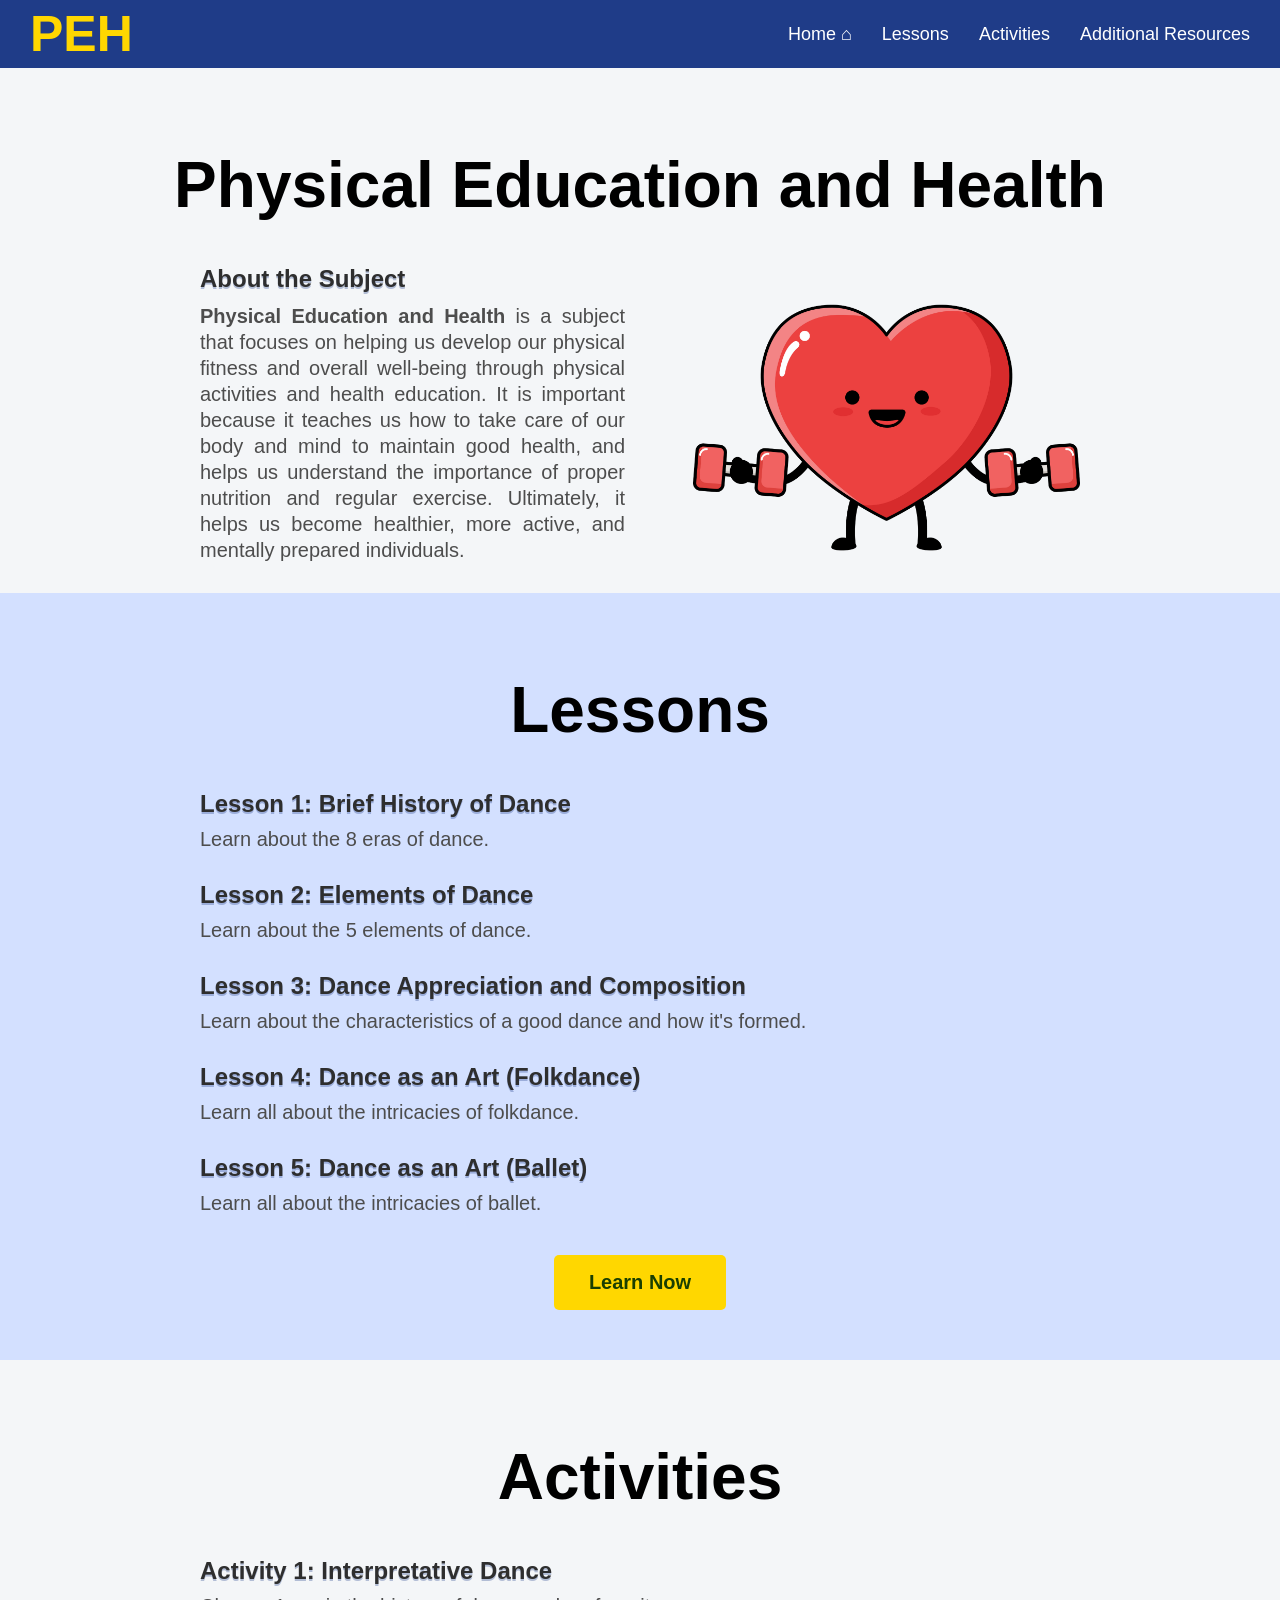
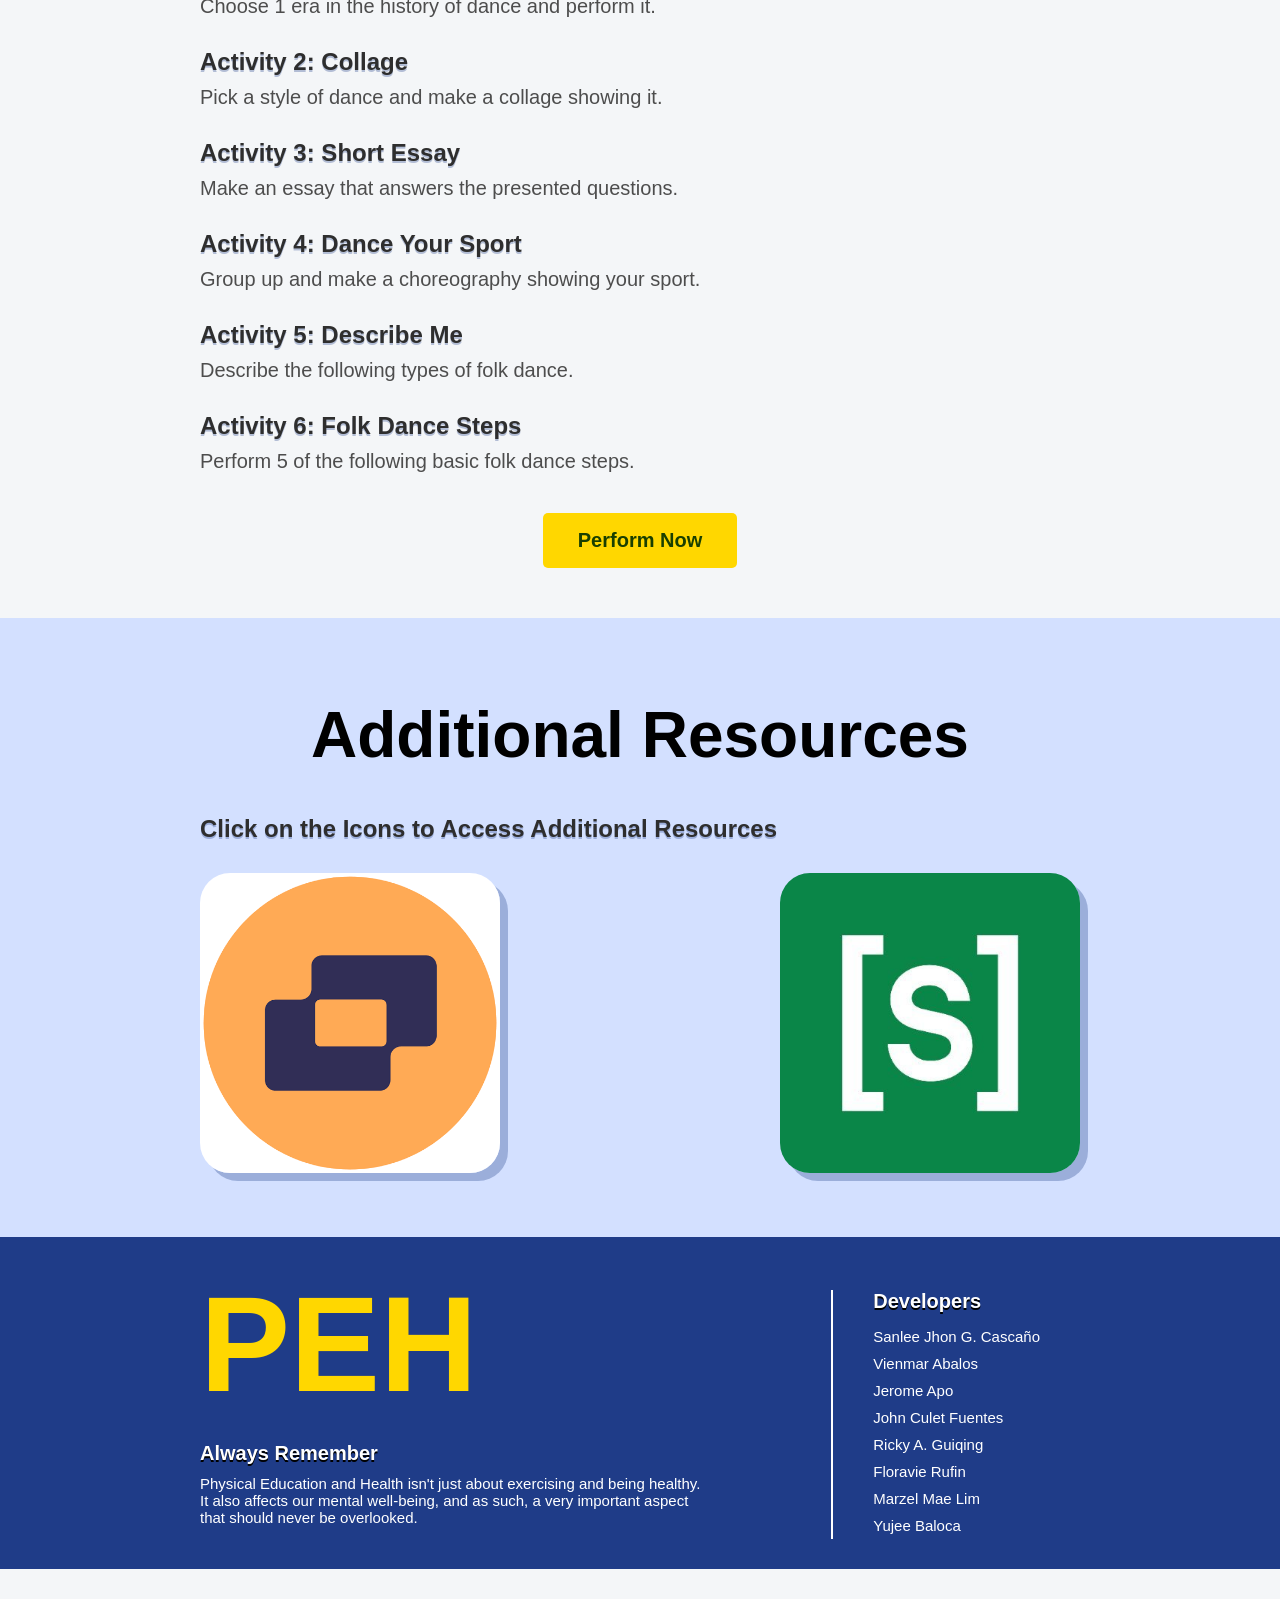
<file: index.html>
<!DOCTYPE html>
<html lang="en">
<head>
    <meta charset="UTF-8">
    <meta name="viewport" content="width=device-width, initial-scale=1.0">
    <title>Physical Education and Health</title>    
    <link rel="stylesheet" href="css.css">
</head>

<body>
    <header>
        <nav>
            <div class="logo">PEH</div>

            <div id="menu">
                <a href="#home" class="menu-click" id="menu-home">Home &#8962;</a>
                <a href="#lessons" class="menu-click" id="menu-home">Lessons</a>
                <a href="#activities" class="menu-click" id="menu-home">Activities</a>
                <a href="#resources" class="menu-click" id="menu-home">Additional Resources</a>
            </div>
            
        </nav>
    </header>

    <div id="home" class="white">
        <h1 id="PEH"><span>Physical Education and Health</span></h1>
        <h2>About the Subject</h2>
      
        <div class="txtimg">
            <div id="PEHP">
                <p>
                    <strong>Physical Education and Health</strong> is a subject that focuses on helping us develop our physical fitness and overall well-being through physical activities and health education. It is important because it teaches us how to take care of our body and mind to maintain good health, and helps us understand the importance of proper nutrition and regular exercise. Ultimately, it helps us become healthier, more active, and mentally prepared individuals.
                </p>
            </div>
            

            <div id="interaction">
                <h3>Be healthy!<br>Exercise!</h3>
                <img src="IMAGES/HEART HEALTH.png" id="heart"
            </div>
        </div>
    </div>

    <div id="lessons" class="lblue">
        <h1 id="lessonhead" class="subjecthead">Lessons</h1>

        <h2>Lesson 1: Brief History of Dance</h2>
        <p>Learn about the 8 eras of dance.</p>
        
        <h2 class="subh2">Lesson 2: Elements of Dance</h2>
        <p>Learn about the 5 elements of dance.</p>
        
        <h2 class="subh2">Lesson 3: Dance Appreciation and Composition</h2>
        <p>Learn about the characteristics of a good dance and how it's formed.</p>
        
        <h2 class="subh2">Lesson 4: Dance as an Art (Folkdance)</h2>
        <p>Learn all about the intricacies of folkdance.</p>

        <h2 class="subh2">Lesson 5: Dance as an Art (Ballet) </h2>
        <p>Learn all about the intricacies of ballet.</p>
        
        <a href="lesson.html" class="buttons">Learn Now</a>
    </div>
    
    <div id="activities" class="white">
        <h1 id="activityhead" class="subjecthead">Activities</h1>

        <h2>Activity 1: Interpretative Dance</h2>
        <p>Choose 1 era in the history of dance and perform it.</p>

        <h2>Activity 2: Collage</h2>
        <p>Pick a style of dance and make a collage showing it.</p>

        <h2>Activity 3: Short Essay</h2>
        <p>Make an essay that answers the presented questions.</p>

        <h2>Activity 4: Dance Your Sport</h2>
        <p>Group up and make a choreography showing your sport.</p>

        <h2>Activity 5: Describe Me</h2>
        <p>Describe the following types of folk dance. </p>

        <h2>Activity 6: Folk Dance Steps</h2>
        <p>Perform 5 of the following basic folk dance steps.</p>

        <a href="activity.html" class="buttons">Perform Now</a>
    </div>

    <div id="resources" class="lblue">
        <h1 id="resourcehead" class="subjecthead">Additional Resources</h1>
        <h2>Click on the Icons to Access Additional Resources</h2>

        <div id="linkimg">
            <a href="https://www.slideshare.net/slideshow/physical-education-and-health-12-module-1-q1-pptx/273939111" target="_blank">
                <img src="IMAGES/Slideshare.png" alt="Extra Resources in Slideshare">
            </a>
            <a href="https://www.scribd.com/document/493417328/PE-12-Quarter-1-Module-1" target="_blank">
                <img src="IMAGES/Scribd.jpg" alt="Extra Resources in Scribd">
            </a>
        </div>
        
    </div>

    <footer>
        <div id="footer1">
            <div id="logo">PEH</div>
            <h2> Always Remember</h2>
            <p>
                Physical Education and Health isn't just about exercising and being healthy.<br>
                It also affects our mental well-being, and as such, a very important aspect<br>
                that should never be overlooked.
            </p>
        </div>

        <div id="developers">
            <h2>Developers</h2>
            <ul>
                <li class="dev">Sanlee Jhon G. Cascaño</li>
                <li class="dev">Vienmar Abalos</li>
                <li class="dev">Jerome Apo</li>
                <li class="dev">John Culet Fuentes</li>
                <li class="dev">Ricky A. Guiqing</li>
                <li class="dev">Floravie Rufin</li>
                <li class="dev">Marzel Mae Lim</li>
                <li class="dev">Yujee Baloca</li>
            </ul>
        </div>     
    </footer>
</body>
</file>
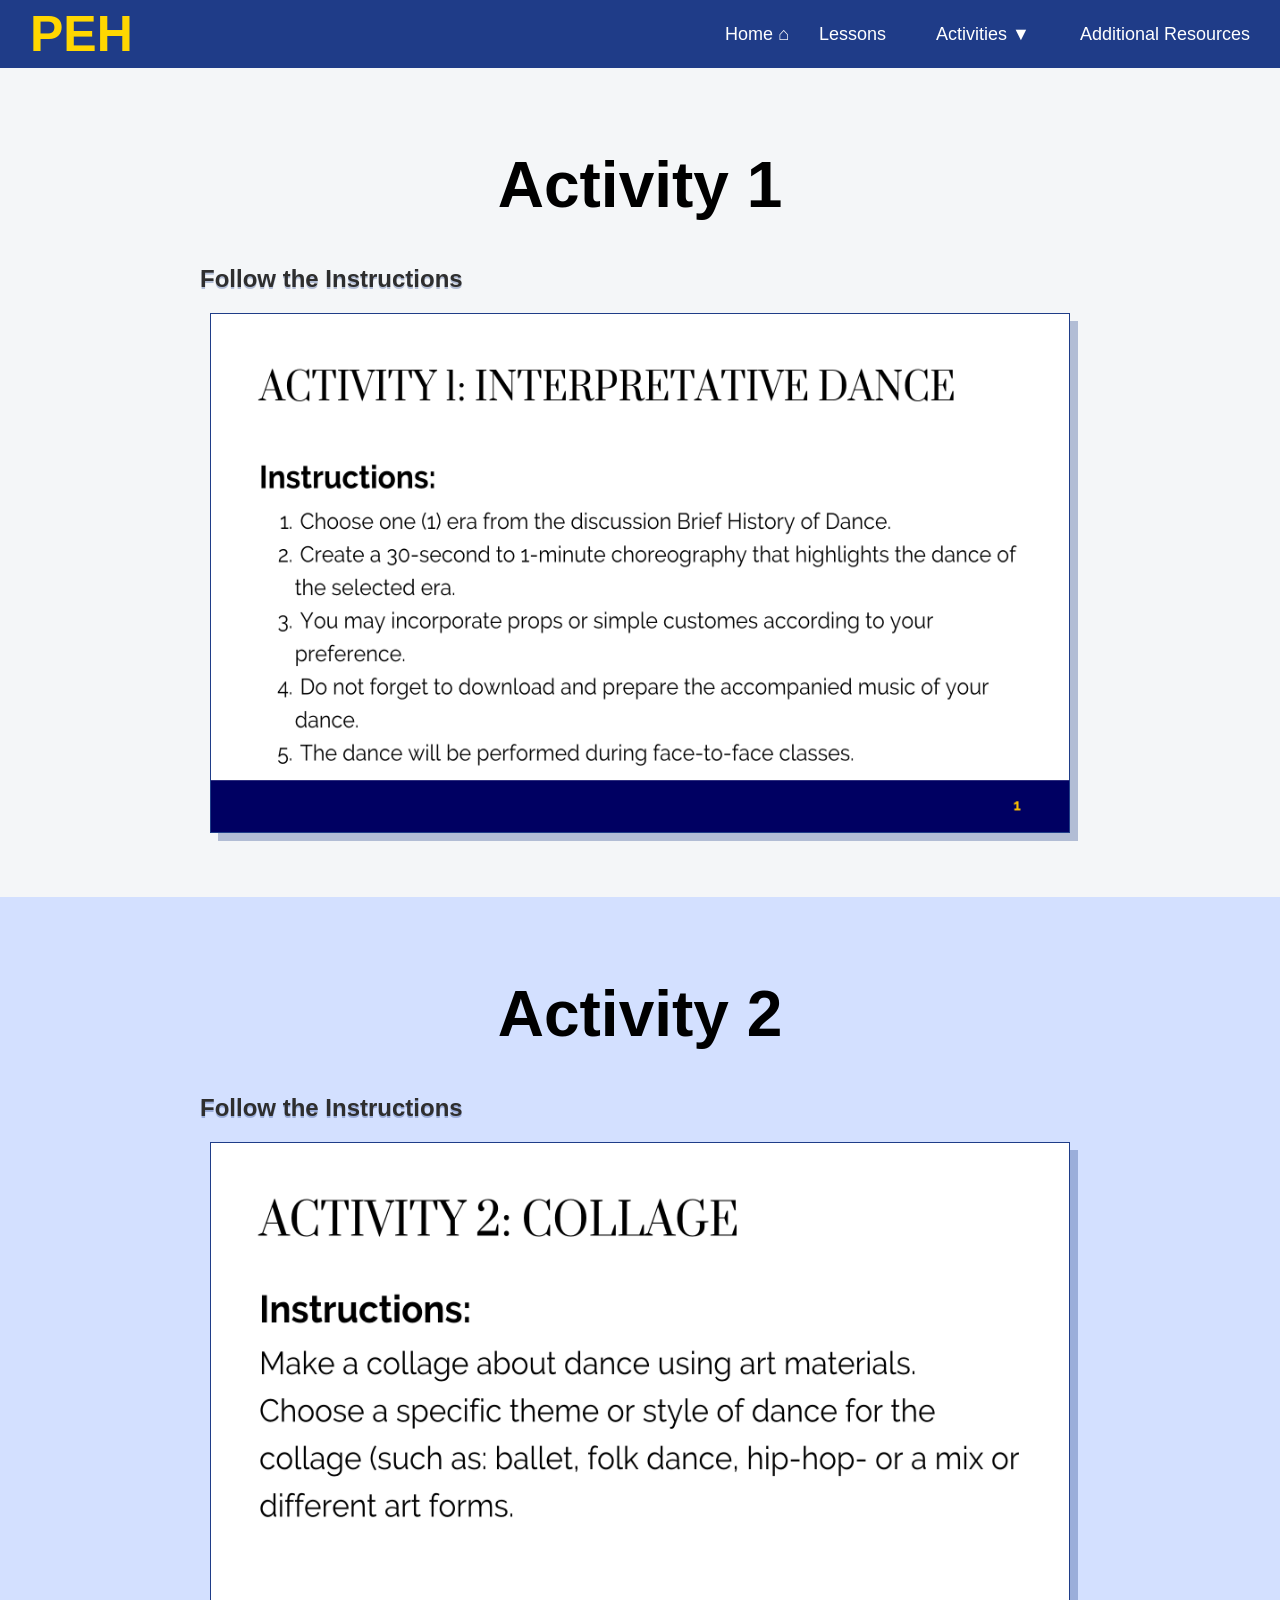
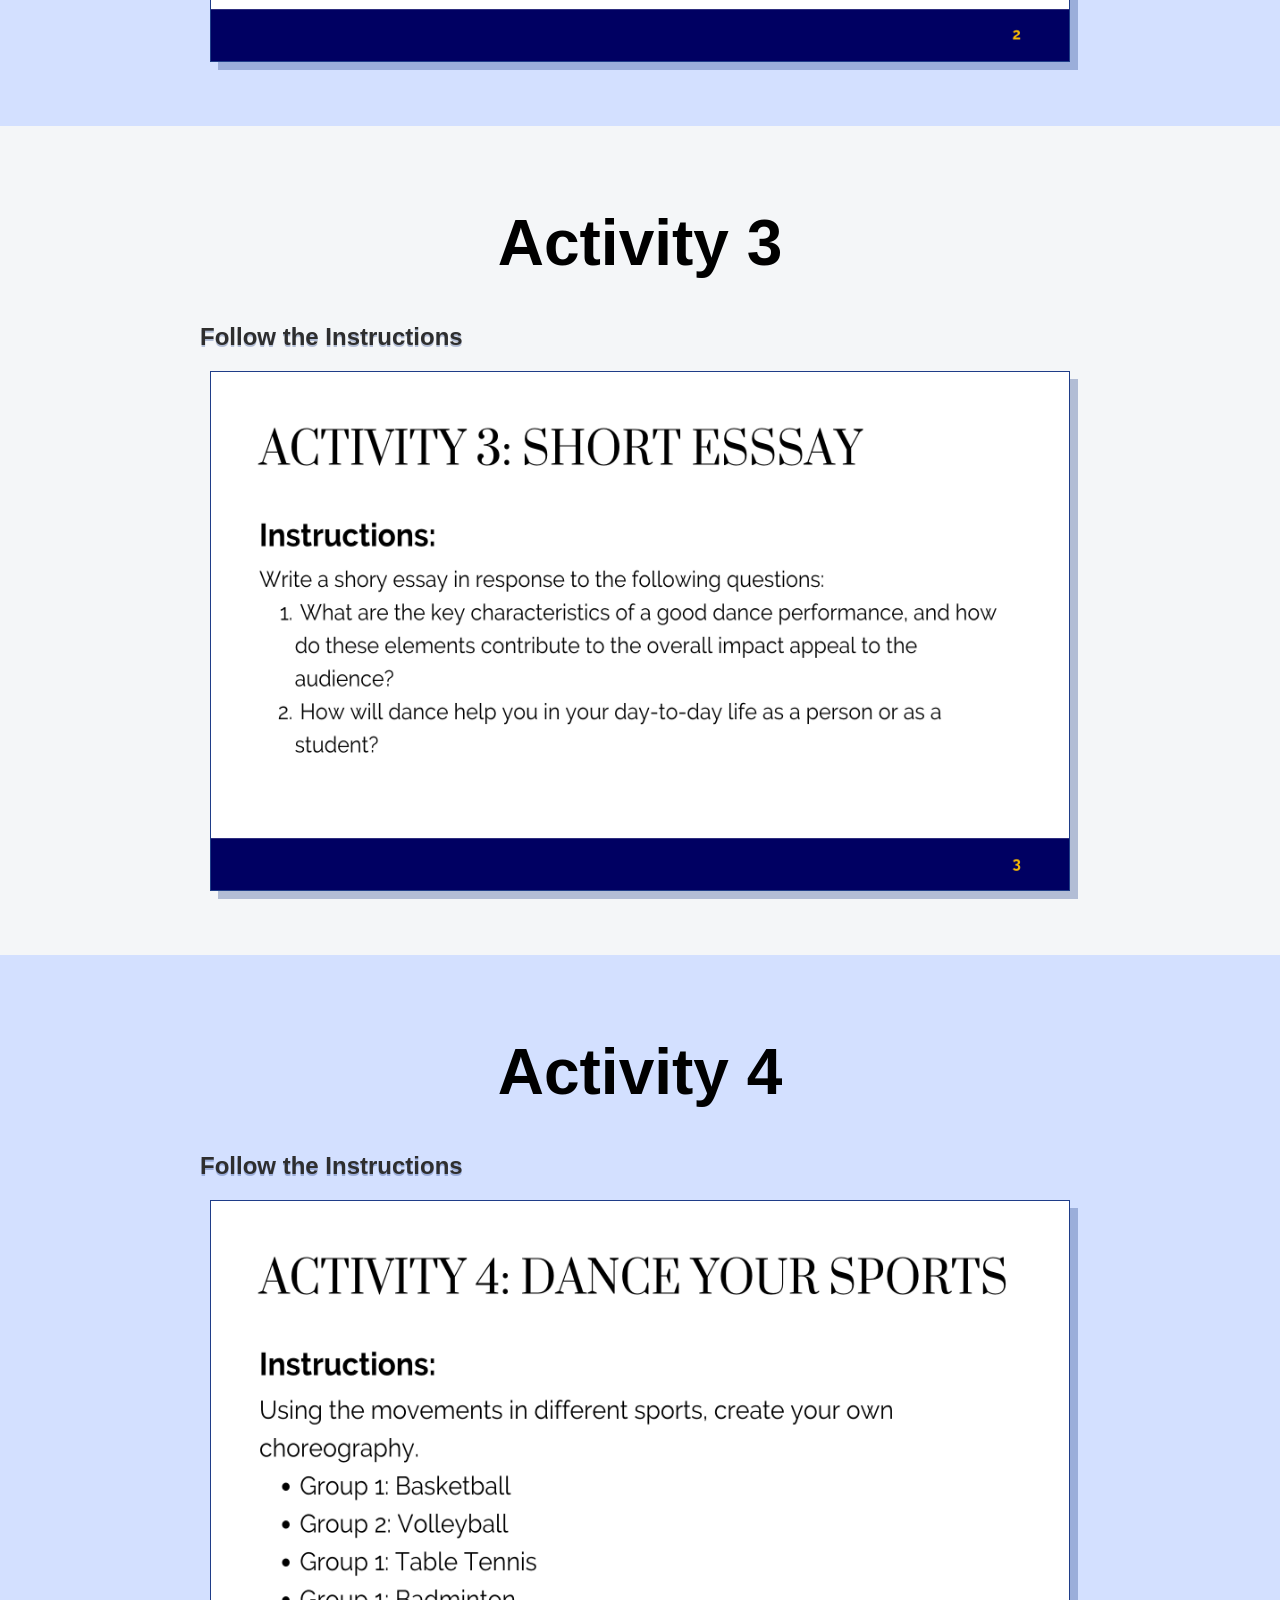
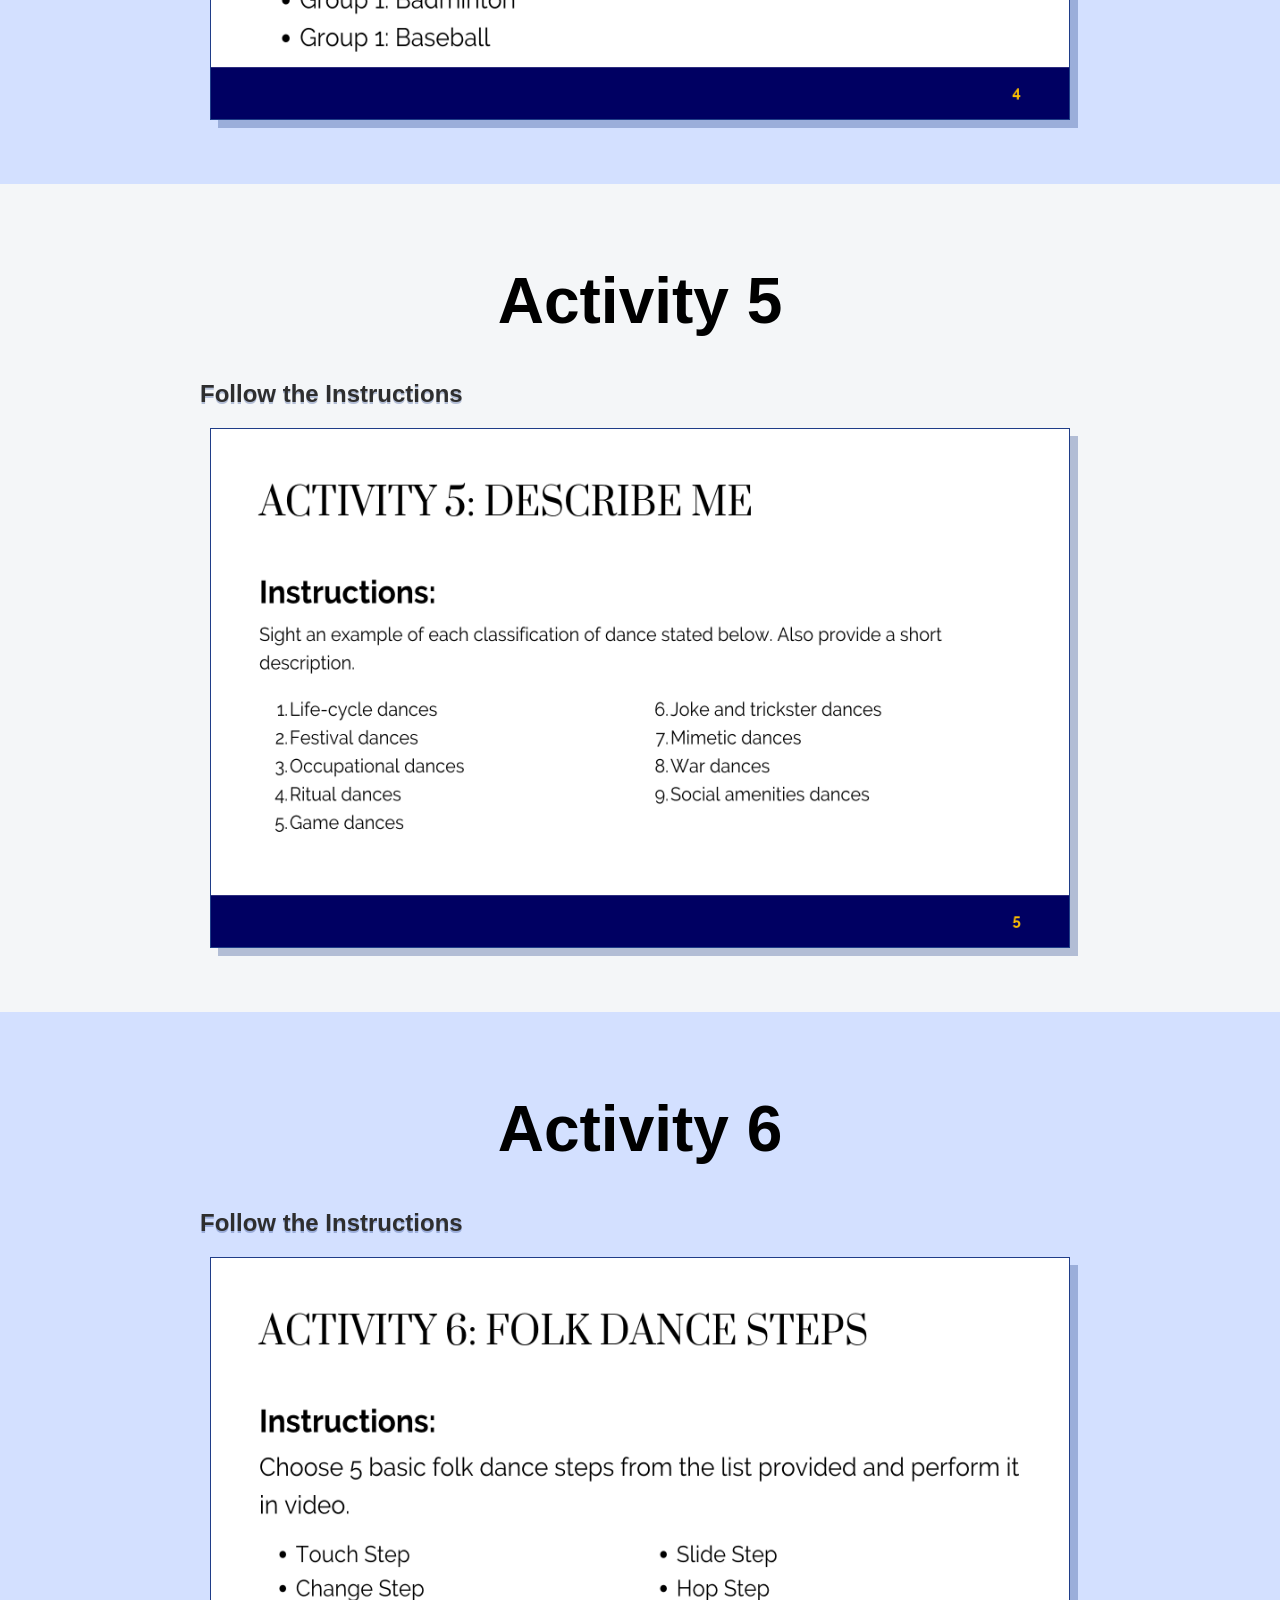
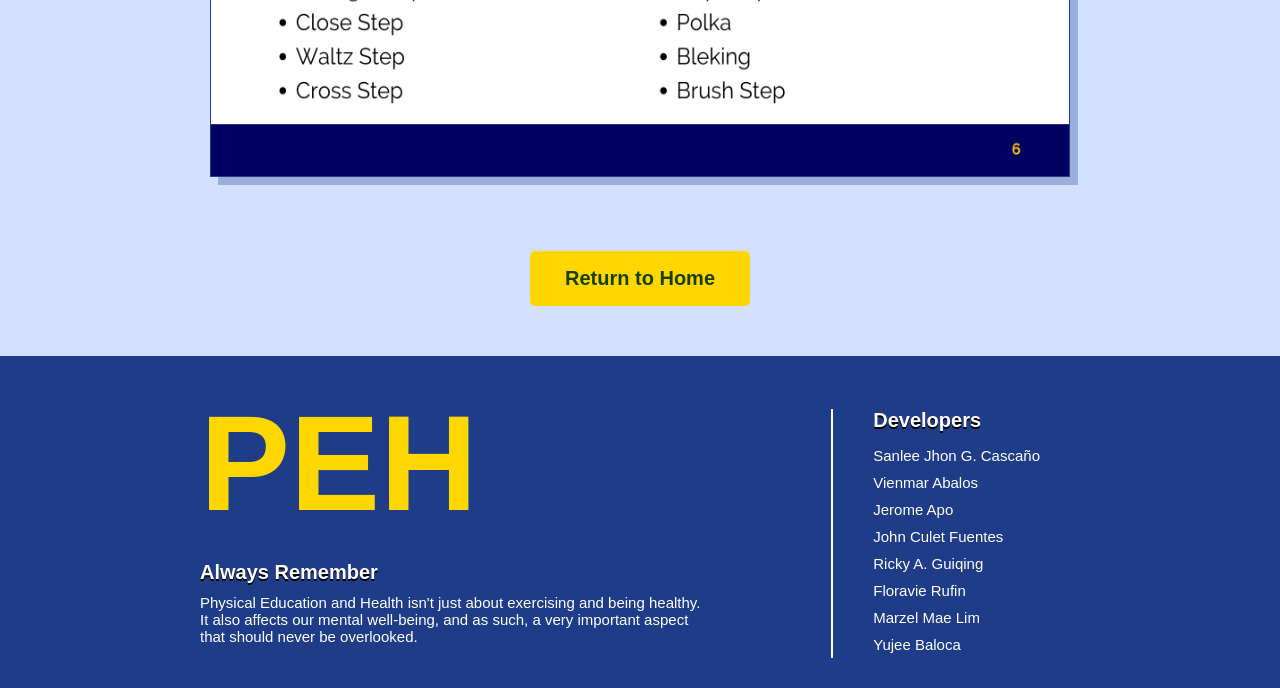
<file: activity.html>
<!DOCTYPE html>
<html lang="en">
<head>
    <meta charset="UTF-8">
    <meta name="viewport" content="width=device-width, initial-scale=1.0">
    <title>PEH Activities</title>    
    <link rel="stylesheet" href="css.css">
</head>

<body>
    <header>
        <nav>
            <div class="logo">PEH</div>

            <div id="menu">
                <a href="index.html" class="menu-click" id="menu-home">Home &#8962;</a>

                <a href="lesson.html" class="menu-click" id="menu-home">Lessons</a>
                
                <div id="dropdown-container">
                    <button class="menu-click" id="menu-button">Activities &#9660;</button>
                    <div id="menulist">
                        <a href="#activity1">Activity 1</a>
                        <a href="#activity2">Activity 2</a>
                        <a href="#activity3">Activity 3</a>
                        <a href="#activity4">Activity 4</a>
                        <a href="#activity5">Activity 5</a>
                    </div>
                </div>

                <a href="index.html#resources" class="menu-click" id="menu-home">Additional Resources</a>
            </div>
        </nav>
            </div>
        </nav>
    </header>

    <div id="activity1" class="white">
        <h1 class="subjecthead">Activity 1</h1>
        <h2>Follow the Instructions</h2>

        <img src="ACTIVITIES/PEH12-Activity 1.png" alt="Physical Education and Health Activity 1" class="actimg">
    </div>

    <div id="activity2" class="lblue">
        <h1 class="subjecthead">Activity 2</h1>
        <h2>Follow the Instructions</h2>

        <img src="ACTIVITIES/PEH12-Activity 2.png" alt="Physical Education and Health Activity 2" class="actimg">
    </div>

    <div id="activity3" class="white">
        <h1 class="subjecthead">Activity 3</h1>
        <h2>Follow the Instructions</h2>

        <img src="ACTIVITIES/PEH12-Activity 3.png" alt="Physical Education and Health Activity 3" class="actimg">
    </div>

    <div id="activity4" class="lblue">
        <h1 class="subjecthead">Activity 4</h1>
        <h2>Follow the Instructions</h2>

        <img src="ACTIVITIES/PEH12-Activity 4.png" alt="Physical Education and Health Activity 4" class="actimg">
    </div>

    <div id="activity5" class="white">
        <h1 class="subjecthead">Activity 5</h1>
        <h2>Follow the Instructions</h2>

        <img src="ACTIVITIES/PEH12-Activity 5.png" alt="Physical Education and Health Activity 5" class="actimg">
    </div>

     <div id="activity6" class="lblue">
        <h1 class="subjecthead">Activity 6</h1>
        <h2>Follow the Instructions</h2>

        <img src="ACTIVITIES/PEH12-Activity 6.png" alt="Physical Education and Health Activity 6" class="actimg">
        
        <div>
            <a href="index.html" class="buttons">Return to Home</a>
        </div>
    </div>

    <footer>
        <div id="footer1">
            <div id="logo">PEH</div>
            <h2> Always Remember</h2>
            <p>
                Physical Education and Health isn't just about exercising and being healthy.<br>
                It also affects our mental well-being, and as such, a very important aspect<br>
                that should never be overlooked.
            </p>
        </div>

        <div id="developers">
            <h2>Developers</h2>
            <ul>
                <li class="dev">Sanlee Jhon G. Cascaño</li>
                <li class="dev">Vienmar Abalos</li>
                <li class="dev">Jerome Apo</li>
                <li class="dev">John Culet Fuentes</li>
                <li class="dev">Ricky A. Guiqing</li>
                <li class="dev">Floravie Rufin</li>
                <li class="dev">Marzel Mae Lim</li>
                <li class="dev">Yujee Baloca</li>
            </ul>
        </div>     
    </footer>
</body>
</file>
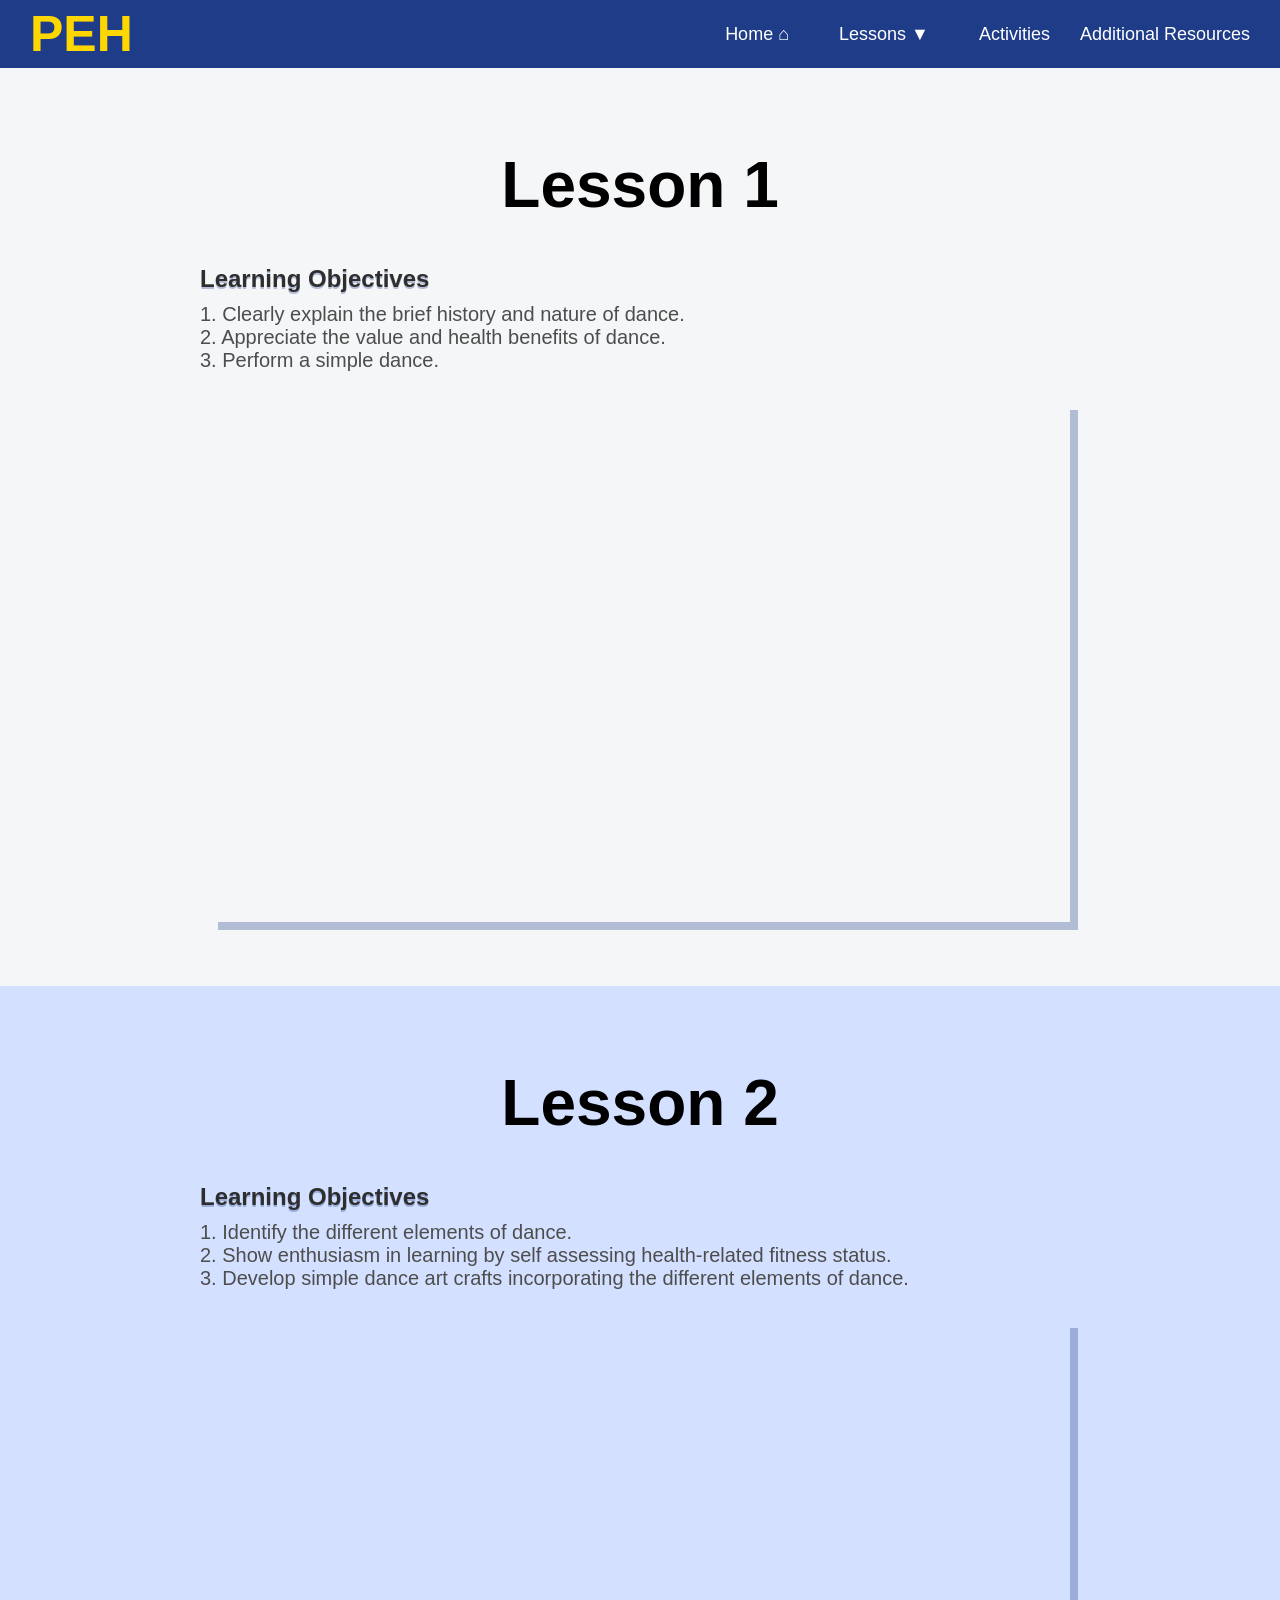
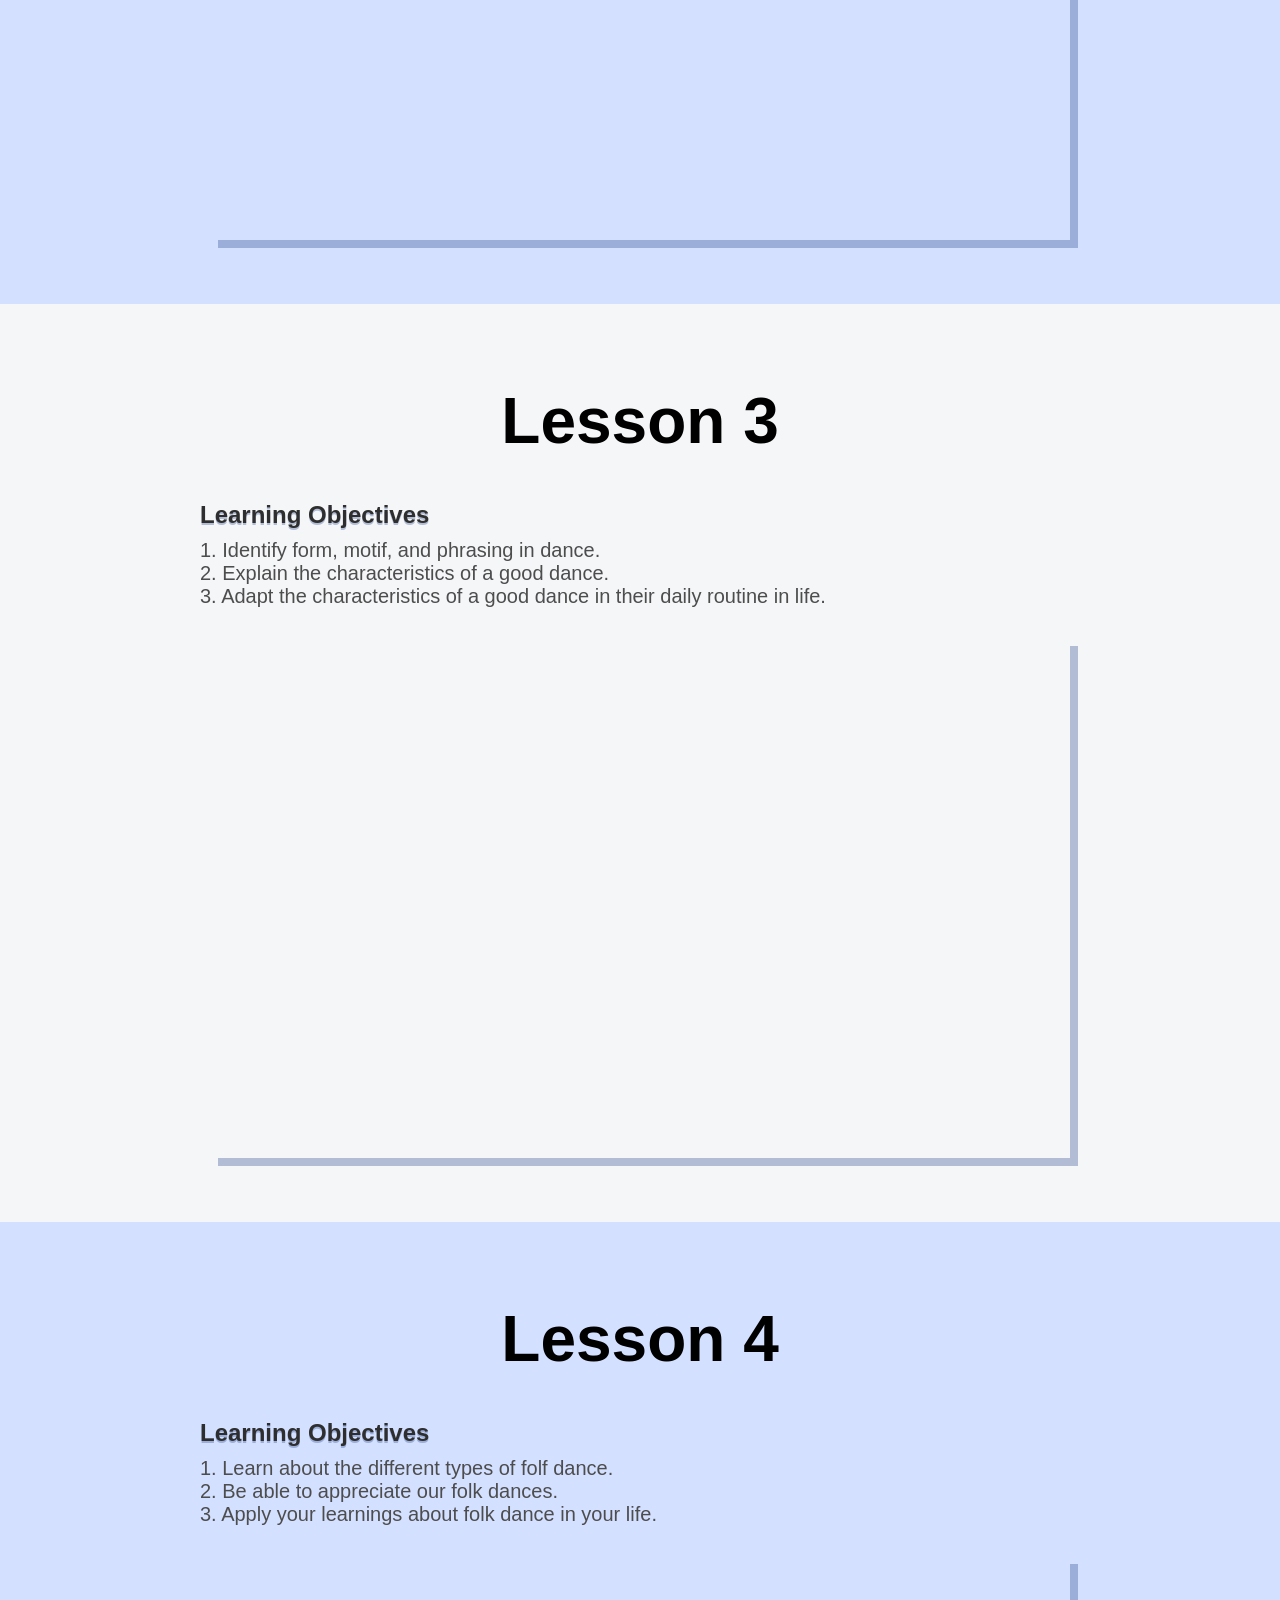
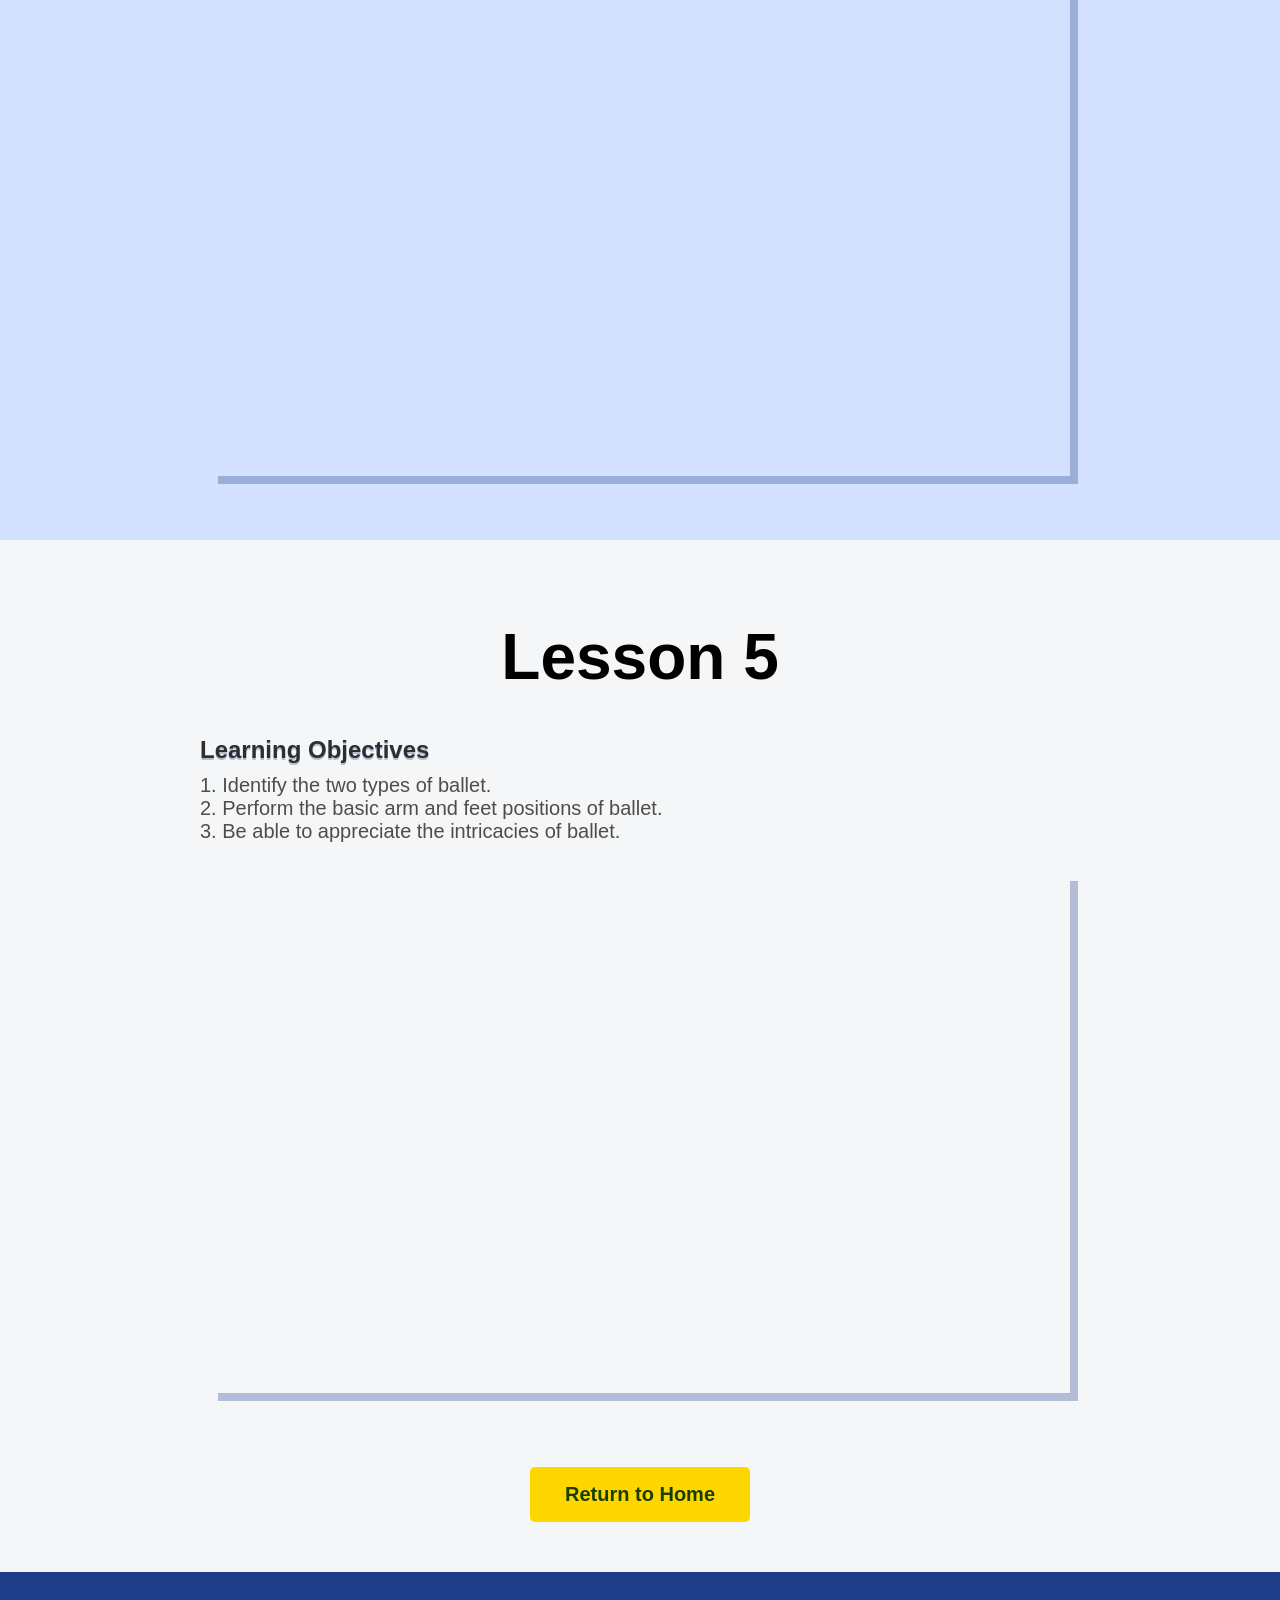
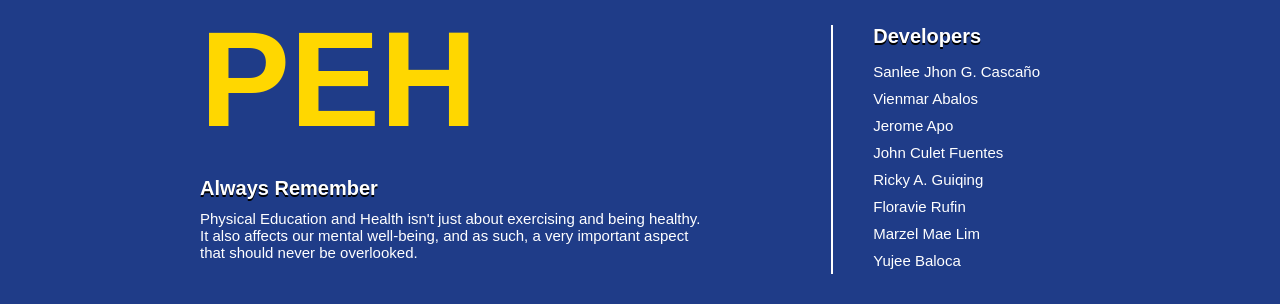
<file: lesson.html>
<!DOCTYPE html>
<html lang="en">
<head>
    <meta charset="UTF-8">
    <meta name="viewport" content="width=device-width, initial-scale=1.0">
    <title>PEH Lessons</title>    
    <link rel="stylesheet" href="css.css">
</head>

<body>
    <header>
        <nav>
            <div class="logo">PEH</div>

            <div id="menu">
                <a href="index.html" class="menu-click" id="menu-home">Home &#8962;</a>

                <div id="dropdown-container">
                    <button class="menu-click" id="menu-button">Lessons &#9660;</button>
                    <div id="menulist">
                        <a href="#lesson1">Lesson 1</a>
                        <a href="#lesson2">Lesson 2</a>
                        <a href="#lesson3">Lesson 3</a>
                        <a href="#lesson4">Lesson 4</a>
                        <a href="#lesson5">Lesson 5</a>
                    </div>
                </div>
                
                <a href="activity.html" class="menu-click" id="menu-home">Activities</a>

                <a href="index.html#resources" class="menu-click" id="menu-home">Additional Resources</a>
            </div>
        </nav>
    </header>

    <div id="lesson1" class="white">
        <h1 class="subjecthead">Lesson 1</h1>
        <h2>Learning Objectives</h2>

        <p class="lo">
            1. Clearly explain the brief history and nature of dance. <br>
            2. Appreciate the value and health benefits of dance. <br>
            3. Perform a simple dance.
        </p>
        
        <iframe src="https://docs.google.com/presentation/d/e/2PACX-1vTb7dzYBccg1EVEP-AFPNoFZwpoKieslPbSrxRsLpXbjGE0qt2fDswrMbwtiuaKJg/pubembed?start=true&loop=false&delayms=60000" 
        frameborder="0" width="860" height="520" allowfullscreen="true" mozallowfullscreen="true" webkitallowfullscreen="true"></iframe>
    </div>

    <div id="lesson2" class="lblue">
        <h1 class="subjecthead">Lesson 2</h1>
        <h2>Learning Objectives</h2>

        <p class="lo">
            1. Identify the different elements of dance. <br>
            2. Show enthusiasm in learning by self assessing health-related fitness status. <br>
            3. Develop simple dance art crafts incorporating the different elements of dance.
        </p>

        <iframe src="https://docs.google.com/presentation/d/e/2PACX-1vSTVxbiPttv4AZzgndTht10VUI5RNe44FfRD1f0uV2mDKh7rOdRweJXZX9sIT49ug/pubembed?start=true&loop=false&delayms=60000" 
        frameborder="0" width="860" height="520" allowfullscreen="true" mozallowfullscreen="true" webkitallowfullscreen="true"></iframe>
    </div>

    <div id="lesson3" class="white">
        <h1 class="subjecthead">Lesson 3</h1>
        <h2>Learning Objectives</h2>

        <p class="lo">
            1. Identify form, motif, and phrasing in dance. <br>
            2. Explain the characteristics of a good dance. <br>
            3. Adapt the characteristics of a good dance in their daily routine in life.
        </p>

        <iframe src="https://docs.google.com/presentation/d/e/2PACX-1vSlJXpuwxpppfTe6_uk1AeHrTZypfi6jF9RRoAvU3Si3bpmEbMb2xA0zxqAvkjKMA/pubembed?start=true&loop=false&delayms=60000" 
        frameborder="0" width="860" height="520" allowfullscreen="true" mozallowfullscreen="true" webkitallowfullscreen="true"></iframe>
    </div>

    <div id="lesson4" class="lblue">
        <h1 class="subjecthead">Lesson 4</h1>
        <h2>Learning Objectives</h2>

        <p class="lo">
            1. Learn about the different types of folf dance. <br>
            2. Be able to appreciate our folk dances. <br>
            3. Apply your learnings about folk dance in your life.
        </p>

        <iframe src="https://docs.google.com/presentation/d/e/2PACX-1vSQiuDpjvXVRmlgXuFHwUvAp6epyHDSe13nAXz4Gr_nOz3UgJbw8PCHZortwKS1bw/pubembed?start=true&loop=false&delayms=60000" 
        frameborder="0" width="860" height="520" allowfullscreen="true" mozallowfullscreen="true" webkitallowfullscreen="true"></iframe>
    </div>

    <div id="lesson5" class="white">
        <h1 class="subjecthead">Lesson 5</h1>
        <h2>Learning Objectives</h2>

        <p class="lo">
            1. Identify the two types of ballet. <br>
            2. Perform the basic arm and feet positions of ballet. <br>
            3. Be able to appreciate the intricacies of ballet.
        </p>

        <iframe src="https://docs.google.com/presentation/d/e/2PACX-1vRIXNihLj-xJODfNwiMEOVt9nzwUoz-MRYSvWBB0WxGQXtmJwJs5y86-6T5NAJYgA/pubembed?start=true&loop=false&delayms=60000" 
        frameborder="0" width="860" height="520" allowfullscreen="true" mozallowfullscreen="true" webkitallowfullscreen="true"></iframe>
        
        <div>
            <a href="index.html" class="buttons">Return to Home</a>
        </div>
    </div>

    <footer>
        <div id="footer1">
            <div id="logo">PEH</div>
            <h2> Always Remember</h2>
            <p>
                Physical Education and Health isn't just about exercising and being healthy.<br>
                It also affects our mental well-being, and as such, a very important aspect<br>
                that should never be overlooked.
            </p>
        </div>

        <div id="developers">
            <h2>Developers</h2>
            <ul>
                <li class="dev">Sanlee Jhon G. Cascaño</li>
                <li class="dev">Vienmar Abalos</li>
                <li class="dev">Jerome Apo</li>
                <li class="dev">John Culet Fuentes</li>
                <li class="dev">Ricky A. Guiqing</li>
                <li class="dev">Floravie Rufin</li>
                <li class="dev">Marzel Mae Lim</li>
                <li class="dev">Yujee Baloca</li>
            </ul>
        </div>     
    </footer>
</body>
</file>
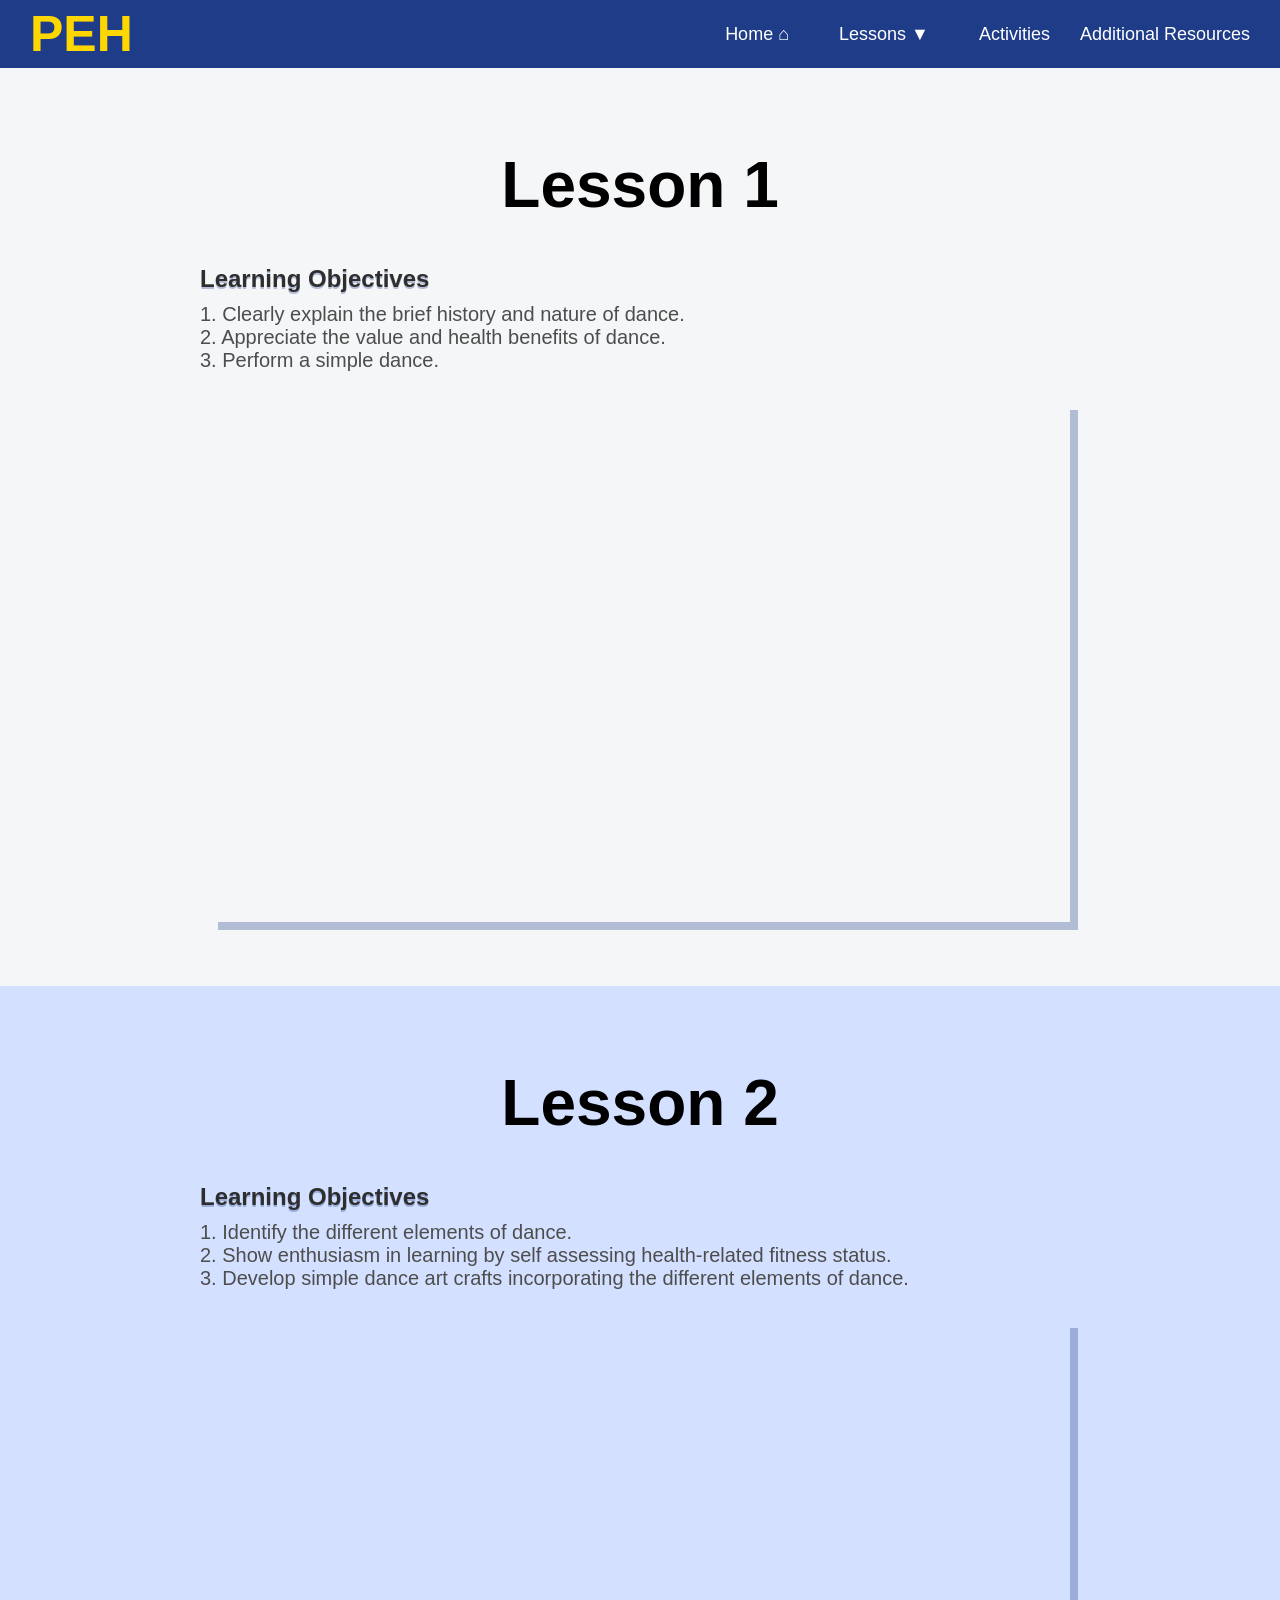
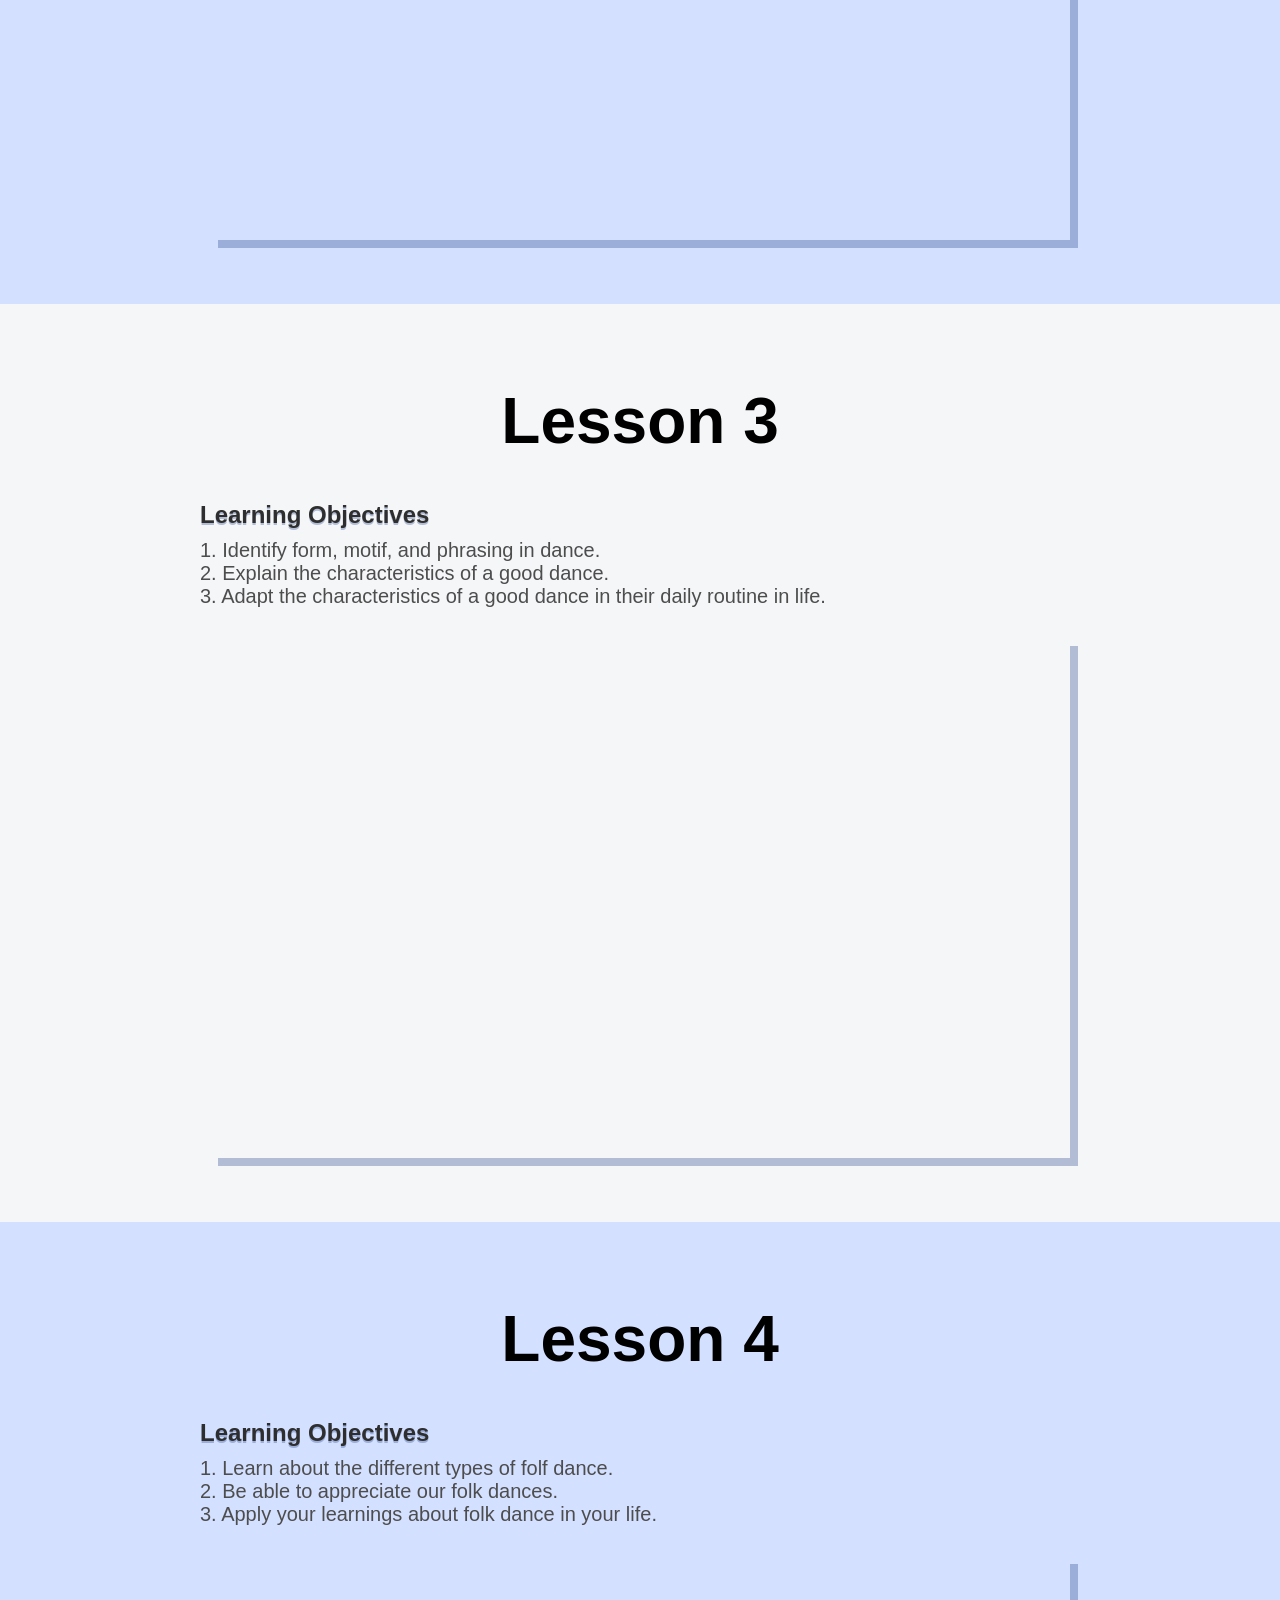
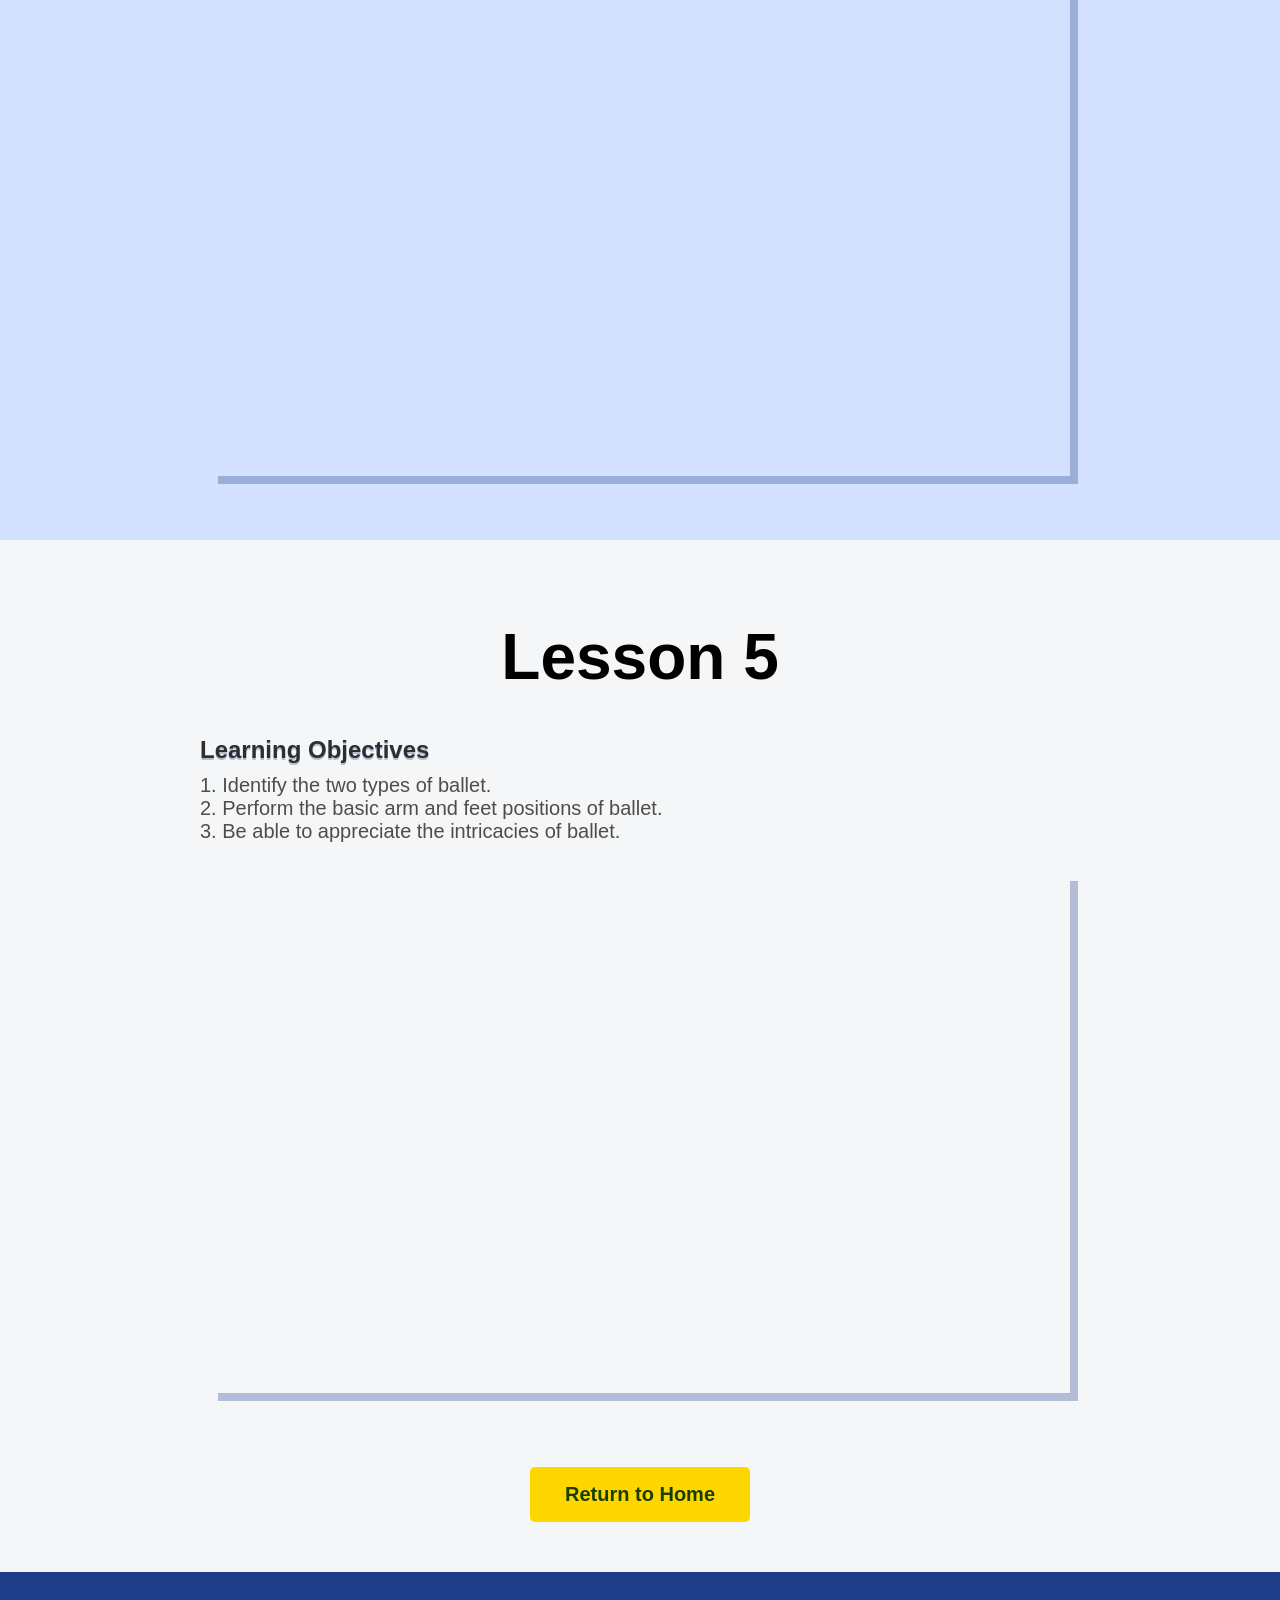
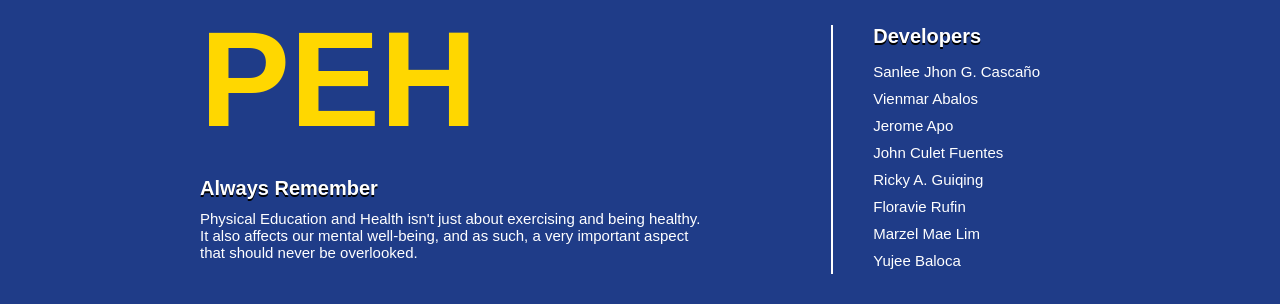
<file: Educational Website PEH/lesson.html>
<!DOCTYPE html>
<html lang="en">
<head>
    <meta charset="UTF-8">
    <meta name="viewport" content="width=device-width, initial-scale=1.0">
    <title>PEH Lessons</title>    
    <link rel="stylesheet" href="css.css">
</head>

<body>
    <header>
        <nav>
            <div class="logo">PEH</div>

            <div id="menu">
                <a href="index.html" class="menu-click" id="menu-home">Home &#8962;</a>

                <div id="dropdown-container">
                    <button class="menu-click" id="menu-button">Lessons &#9660;</button>
                    <div id="menulist">
                        <a href="#lesson1">Lesson 1</a>
                        <a href="#lesson2">Lesson 2</a>
                        <a href="#lesson3">Lesson 3</a>
                        <a href="#lesson4">Lesson 4</a>
                        <a href="#lesson5">Lesson 5</a>
                    </div>
                </div>
                
                <a href="activity.html" class="menu-click" id="menu-home">Activities</a>

                <a href="index.html#resources" class="menu-click" id="menu-home">Additional Resources</a>
            </div>
        </nav>
    </header>

    <div id="lesson1" class="white">
        <h1 class="subjecthead">Lesson 1</h1>
        <h2>Learning Objectives</h2>

        <p class="lo">
            1. Clearly explain the brief history and nature of dance. <br>
            2. Appreciate the value and health benefits of dance. <br>
            3. Perform a simple dance.
        </p>
        
        <iframe src="https://docs.google.com/presentation/d/e/2PACX-1vTb7dzYBccg1EVEP-AFPNoFZwpoKieslPbSrxRsLpXbjGE0qt2fDswrMbwtiuaKJg/pubembed?start=true&loop=false&delayms=60000" 
        frameborder="0" width="860" height="520" allowfullscreen="true" mozallowfullscreen="true" webkitallowfullscreen="true"></iframe>
    </div>

    <div id="lesson2" class="lblue">
        <h1 class="subjecthead">Lesson 2</h1>
        <h2>Learning Objectives</h2>

        <p class="lo">
            1. Identify the different elements of dance. <br>
            2. Show enthusiasm in learning by self assessing health-related fitness status. <br>
            3. Develop simple dance art crafts incorporating the different elements of dance.
        </p>

        <iframe src="https://docs.google.com/presentation/d/e/2PACX-1vSTVxbiPttv4AZzgndTht10VUI5RNe44FfRD1f0uV2mDKh7rOdRweJXZX9sIT49ug/pubembed?start=true&loop=false&delayms=60000" 
        frameborder="0" width="860" height="520" allowfullscreen="true" mozallowfullscreen="true" webkitallowfullscreen="true"></iframe>
    </div>

    <div id="lesson3" class="white">
        <h1 class="subjecthead">Lesson 3</h1>
        <h2>Learning Objectives</h2>

        <p class="lo">
            1. Identify form, motif, and phrasing in dance. <br>
            2. Explain the characteristics of a good dance. <br>
            3. Adapt the characteristics of a good dance in their daily routine in life.
        </p>

        <iframe src="https://docs.google.com/presentation/d/e/2PACX-1vSlJXpuwxpppfTe6_uk1AeHrTZypfi6jF9RRoAvU3Si3bpmEbMb2xA0zxqAvkjKMA/pubembed?start=true&loop=false&delayms=60000" 
        frameborder="0" width="860" height="520" allowfullscreen="true" mozallowfullscreen="true" webkitallowfullscreen="true"></iframe>
    </div>

    <div id="lesson4" class="lblue">
        <h1 class="subjecthead">Lesson 4</h1>
        <h2>Learning Objectives</h2>

        <p class="lo">
            1. Learn about the different types of folf dance. <br>
            2. Be able to appreciate our folk dances. <br>
            3. Apply your learnings about folk dance in your life.
        </p>

        <iframe src="https://docs.google.com/presentation/d/e/2PACX-1vSQiuDpjvXVRmlgXuFHwUvAp6epyHDSe13nAXz4Gr_nOz3UgJbw8PCHZortwKS1bw/pubembed?start=true&loop=false&delayms=60000" 
        frameborder="0" width="860" height="520" allowfullscreen="true" mozallowfullscreen="true" webkitallowfullscreen="true"></iframe>
    </div>

    <div id="lesson5" class="white">
        <h1 class="subjecthead">Lesson 5</h1>
        <h2>Learning Objectives</h2>

        <p class="lo">
            1. Identify the two types of ballet. <br>
            2. Perform the basic arm and feet positions of ballet. <br>
            3. Be able to appreciate the intricacies of ballet.
        </p>

        <iframe src="https://docs.google.com/presentation/d/e/2PACX-1vRIXNihLj-xJODfNwiMEOVt9nzwUoz-MRYSvWBB0WxGQXtmJwJs5y86-6T5NAJYgA/pubembed?start=true&loop=false&delayms=60000" 
        frameborder="0" width="860" height="520" allowfullscreen="true" mozallowfullscreen="true" webkitallowfullscreen="true"></iframe>
        
        <div>
            <a href="index.html" class="buttons">Return to Home</a>
        </div>
    </div>

    <footer>
        <div id="footer1">
            <div id="logo">PEH</div>
            <h2> Always Remember</h2>
            <p>
                Physical Education and Health isn't just about exercising and being healthy.<br>
                It also affects our mental well-being, and as such, a very important aspect<br>
                that should never be overlooked.
            </p>
        </div>

        <div id="developers">
            <h2>Developers</h2>
            <ul>
                <li class="dev">Sanlee Jhon G. Cascaño</li>
                <li class="dev">Vienmar Abalos</li>
                <li class="dev">Jerome Apo</li>
                <li class="dev">John Culet Fuentes</li>
                <li class="dev">Ricky A. Guiqing</li>
                <li class="dev">Floravie Rufin</li>
                <li class="dev">Marzel Mae Lim</li>
                <li class="dev">Yujee Baloca</li>
            </ul>
        </div>     
    </footer>
</body>
</file>
<file: css.css>
html {
  scroll-behavior: smooth;
}

body {
    margin: 0;
    font-family: Arial, sans-serif;
    background-color: #f4f6f8;
}

/*Universal Format*/
h1 {
  text-align: center;
  color: #000000;
  font-size: 4em;
  margin-top: 50px ;
}
h2, p {
  text-align: left;
}
h2 {
  color: #2e2e2e;
  text-shadow: 0 2px 0 #1f3d884f;
  margin: 30px 0 10px 200px;
}
p {
  font-size: 20px;
  color: #4d4d4d;
  margin: 0 0 0 200px;
}

/*Universal Buttons*/
.buttons{
  display: inline-block;
  font-size: 20px;
  text-decoration: none;
  color: #193f00;
  text-align: center;
  padding: 16px 35px ;
  margin: 40px 0 20px 0;
  background-color: #ffd700;
  border-radius: 5px;
  font-weight: bold;
  transition: all 0.15s;
}
.buttons:hover {
  transform: scale(1.1, 1.1);
  background-color: #ccad00;
  color: #ffffff;
}
.buttons:active {
  background-color: #ccad008a;
  color: #ffffff;
}

/*Header*/
header {
  background-color: #1f3c88;
  padding: 5px 30px;
  position: sticky;   
  top: 0;
  z-index: 3;
}

nav {
  display: flex;
  justify-content: space-between;
  align-items: center;
}

.logo {
  color: #ffd700;
  font-size: 50px;
  font-weight: bold;
  transition: all .5s;
}
.logo:hover {
  text-shadow: 7px 0px 0 #ccad00;
  letter-spacing: 7px;
}

#menu {
  display: flex;
  justify-content: space-between;
  align-items: center;
  gap: 30px;
}
#menu-home {
  display: inline-block;
}
#dropdown-container {
  position: relative;
  display: inline-block;
}
#menulist {
  display: none;
  position: absolute;
  background-color: #1f3c88;
  min-width: 150px;
  z-index: 1;
  padding-top: 23px;
}
#menu .menu-click, #menulist a {
  text-decoration: none;
  font-size: 18px;
}
#menu .menu-click {
  color: white;
  display: inline-block;
}
#menu .menu-click:hover {
  color: #ffd700;
  transform: scale(1.25, 1.25);
}
#menu #menu-button {
  border: none;
  background-color: transparent;
  padding: 0 20px 0 20px;
}
#menulist a {
  color: #f4f4f4;
  padding: 12px 16px;
  display: block;
  background-color: #2b56c1;
}

/*Dropdown hover*/
#dropdown-container:hover #menulist {
  display: block;
}
#dropdown-container:hover #menu-button {
  color: #ffd700;
  transform: scale(1.25, 1.25);
}
#menulist a:hover {
  background-color: #3870ff;
}

/*Footer*/
footer {
  background-color: #1f3c88;
  display: flex;
  justify-content: space-between;
  align-items: flex-start;
  gap: 0;
  padding: 30px 200px;
  margin-bottom: 0;
  bottom: 0;
}
footer #footer1 {
  display: flex;
  justify-content: flex-start;
  flex-direction: column;
  margin: 0 0 0 0;
}
footer #footer1 #logo {
  color: #ffd700;
  font-size: 135px;
  font-weight: bold;
  margin: 0 0 20px 0;
  padding: 0;
  text-align: left;
  transition: all .5s;
}
footer #footer1 #logo:hover {
  text-shadow: 20px 0px 0 #ccad00;
  letter-spacing: 15px;
}
footer h2, footer #footer1 p {
  color: #ffffff;
  font-size: 15px;
  margin: 0 0 0 0;
}
footer h2 {
  margin-bottom: 10px;
  font-size: 20px;
  text-shadow: 0 2px 0 rgb(0 0 0);
}

footer #developers {
  display: flex;
  justify-content: flex-start;
  flex-direction: column;
  margin: 23px 0 0 0;
  padding: 0 40px 0 0;
  border-left: 2px solid white;
}
footer #developers h2 {
  font-size: 20px;
  text-align: left;
  margin: 0 0 10px 40px;
  color: rgb(255, 255, 255);
  text-shadow: 0 2px 0 rgb(0 0 0);
}
footer #developers ul {
  list-style-type: none;
  margin: 0;
}
footer #developers ul .dev {
  color: #ffffff;
  font-size: 15px;
  text-align: left;
  padding: 5px 0px 5px 0;
}

/*White Class*/
.white {
  padding: 30px 0 30px 0;
  text-align: center;
}
.white .txtimg {
  display: flex;
  align-items: flex-start;
  justify-content: space-between;
  margin: 0 200px 30px 0;
}
.white .txtimg #PEHP{
  width: 625px;
}
.white .txtimg #PEHP p {
  text-align: justify;
  line-height: 1.3;
}

/*Interaction*/
.white .txtimg #interaction {
  height: 250px;
  width: 386.594px;
  position: relative;
  display: flex;
  justify-content: center;
  align-items: center;
}
.white .txtimg #interaction h3{
  position: absolute;
  z-index: 1;
  transition: all 1s;
  cursor: pointer;
}
.white .txtimg #interaction h3:hover {
  position: absolute;
  z-index: 1;
  transform: translate(0, -150px);
}
.white .txtimg #interaction #heart{
  height: 250px;
  pointer-events: none;
  position: absolute;
  z-index: 2;
}

/*Light Blue Class*/
.lblue {
  background-color: #d3e0ff;
  padding: 30px 0 30px 0;
  text-align: center;
}
.subjecthead .subh2{
  margin-top: 30px;
}

/*Link Images*/
#linkimg {
  display: flex;
  align-items: flex-start;
  justify-content: space-between;
  padding: 0 200px;
  margin: 30px 0;
}
#linkimg img {
  width: 300px;
  aspect-ratio: 1/1;
  border-radius: 10%;
  box-shadow: 8px 8px 0 #1f3d884f;
  transition: all 0.15s, box-shadow 0.5s;
}
#linkimg img:hover {
  transform: scale(1.1, 1.1);
  border-radius: 15%;
  box-shadow: -8px -8px 0 #1f3d884f;
}

/*Learning Objectives P*/
.lo {
  margin-bottom: 30px;
}

/*PPT*/
iframe {
  margin-bottom: 30px;
  box-shadow: 8px 8px 0 #1f3d884f;
}

/*Activity PNG*/
.actimg {
  width: 860px;
  height: 520px;
  margin: 10px 0 30px 0;
  border: 1px #1f3d88;
  border-style: solid;
  box-sizing: border-box;
  box-shadow: 8px 8px 0 #1f3d884f;
}
</file>
<file: Educational Website PEH/css.css>
html {
  scroll-behavior: smooth;
}

body {
    margin: 0;
    font-family: Arial, sans-serif;
    background-color: #f4f6f8;
}

/*Universal Format*/
h1 {
  text-align: center;
  color: #000000;
  font-size: 4em;
  margin-top: 50px ;
}
h2, p {
  text-align: left;
}
h2 {
  color: #2e2e2e;
  text-shadow: 0 2px 0 #1f3d884f;
  margin: 30px 0 10px 200px;
}
p {
  font-size: 20px;
  color: #4d4d4d;
  margin: 0 0 0 200px;
}

/*Universal Buttons*/
.buttons{
  display: inline-block;
  font-size: 20px;
  text-decoration: none;
  color: #193f00;
  text-align: center;
  padding: 16px 35px ;
  margin: 40px 0 20px 0;
  background-color: #ffd700;
  border-radius: 5px;
  font-weight: bold;
  transition: all 0.15s;
}
.buttons:hover {
  transform: scale(1.1, 1.1);
  background-color: #ccad00;
  color: #ffffff;
}
.buttons:active {
  background-color: #ccad008a;
  color: #ffffff;
}

/*Header*/
header {
  background-color: #1f3c88;
  padding: 5px 30px;
  position: sticky;   
  top: 0;
  z-index: 3;
}

nav {
  display: flex;
  justify-content: space-between;
  align-items: center;
}

.logo {
  color: #ffd700;
  font-size: 50px;
  font-weight: bold;
  transition: all .5s;
}
.logo:hover {
  text-shadow: 7px 0px 0 #ccad00;
  letter-spacing: 7px;
}

#menu {
  display: flex;
  justify-content: space-between;
  align-items: center;
  gap: 30px;
}
#menu-home {
  display: inline-block;
}
#dropdown-container {
  position: relative;
  display: inline-block;
}
#menulist {
  display: none;
  position: absolute;
  background-color: #1f3c88;
  min-width: 150px;
  z-index: 1;
  padding-top: 23px;
}
#menu .menu-click, #menulist a {
  text-decoration: none;
  font-size: 18px;
}
#menu .menu-click {
  color: white;
  display: inline-block;
}
#menu .menu-click:hover {
  color: #ffd700;
  transform: scale(1.25, 1.25);
}
#menu #menu-button {
  border: none;
  background-color: transparent;
  padding: 0 20px 0 20px;
}
#menulist a {
  color: #f4f4f4;
  padding: 12px 16px;
  display: block;
  background-color: #2b56c1;
}

/*Dropdown hover*/
#dropdown-container:hover #menulist {
  display: block;
}
#dropdown-container:hover #menu-button {
  color: #ffd700;
  transform: scale(1.25, 1.25);
}
#menulist a:hover {
  background-color: #3870ff;
}

/*Footer*/
footer {
  background-color: #1f3c88;
  display: flex;
  justify-content: space-between;
  align-items: flex-start;
  gap: 0;
  padding: 30px 200px;
  margin-bottom: 0;
  bottom: 0;
}
footer #footer1 {
  display: flex;
  justify-content: flex-start;
  flex-direction: column;
  margin: 0 0 0 0;
}
footer #footer1 #logo {
  color: #ffd700;
  font-size: 135px;
  font-weight: bold;
  margin: 0 0 20px 0;
  padding: 0;
  text-align: left;
  transition: all .5s;
}
footer #footer1 #logo:hover {
  text-shadow: 20px 0px 0 #ccad00;
  letter-spacing: 15px;
}
footer h2, footer #footer1 p {
  color: #ffffff;
  font-size: 15px;
  margin: 0 0 0 0;
}
footer h2 {
  margin-bottom: 10px;
  font-size: 20px;
  text-shadow: 0 2px 0 rgb(0 0 0);
}

footer #developers {
  display: flex;
  justify-content: flex-start;
  flex-direction: column;
  margin: 23px 0 0 0;
  padding: 0 40px 0 0;
  border-left: 2px solid white;
}
footer #developers h2 {
  font-size: 20px;
  text-align: left;
  margin: 0 0 10px 40px;
  color: rgb(255, 255, 255);
  text-shadow: 0 2px 0 rgb(0 0 0);
}
footer #developers ul {
  list-style-type: none;
  margin: 0;
}
footer #developers ul .dev {
  color: #ffffff;
  font-size: 15px;
  text-align: left;
  padding: 5px 0px 5px 0;
}

/*White Class*/
.white {
  padding: 30px 0 30px 0;
  text-align: center;
}
.white .txtimg {
  display: flex;
  align-items: flex-start;
  justify-content: space-between;
  margin: 0 200px 30px 0;
}
.white .txtimg #PEHP{
  width: 625px;
}
.white .txtimg #PEHP p {
  text-align: justify;
  line-height: 1.3;
}

/*Interaction*/
.white .txtimg #interaction {
  height: 250px;
  width: 386.594px;
  position: relative;
  display: flex;
  justify-content: center;
  align-items: center;
}
.white .txtimg #interaction h3{
  position: absolute;
  z-index: 1;
  transition: all 1s;
  cursor: pointer;
}
.white .txtimg #interaction h3:hover {
  position: absolute;
  z-index: 1;
  transform: translate(0, -150px);
}
.white .txtimg #interaction #heart{
  height: 250px;
  pointer-events: none;
  position: absolute;
  z-index: 2;
}

/*Light Blue Class*/
.lblue {
  background-color: #d3e0ff;
  padding: 30px 0 30px 0;
  text-align: center;
}
.subjecthead .subh2{
  margin-top: 30px;
}

/*Link Images*/
#linkimg {
  display: flex;
  align-items: flex-start;
  justify-content: space-between;
  padding: 0 200px;
  margin: 30px 0;
}
#linkimg img {
  width: 300px;
  aspect-ratio: 1/1;
  border-radius: 10%;
  box-shadow: 8px 8px 0 #1f3d884f;
  transition: all 0.15s, box-shadow 0.5s;
}
#linkimg img:hover {
  transform: scale(1.1, 1.1);
  border-radius: 15%;
  box-shadow: -8px -8px 0 #1f3d884f;
}

/*Learning Objectives P*/
.lo {
  margin-bottom: 30px;
}

/*PPT*/
iframe {
  margin-bottom: 30px;
  box-shadow: 8px 8px 0 #1f3d884f;
}

/*Activity PNG*/
.actimg {
  width: 860px;
  height: 520px;
  margin: 10px 0 30px 0;
  border: 1px #1f3d88;
  border-style: solid;
  box-sizing: border-box;
  box-shadow: 8px 8px 0 #1f3d884f;
}
</file>
